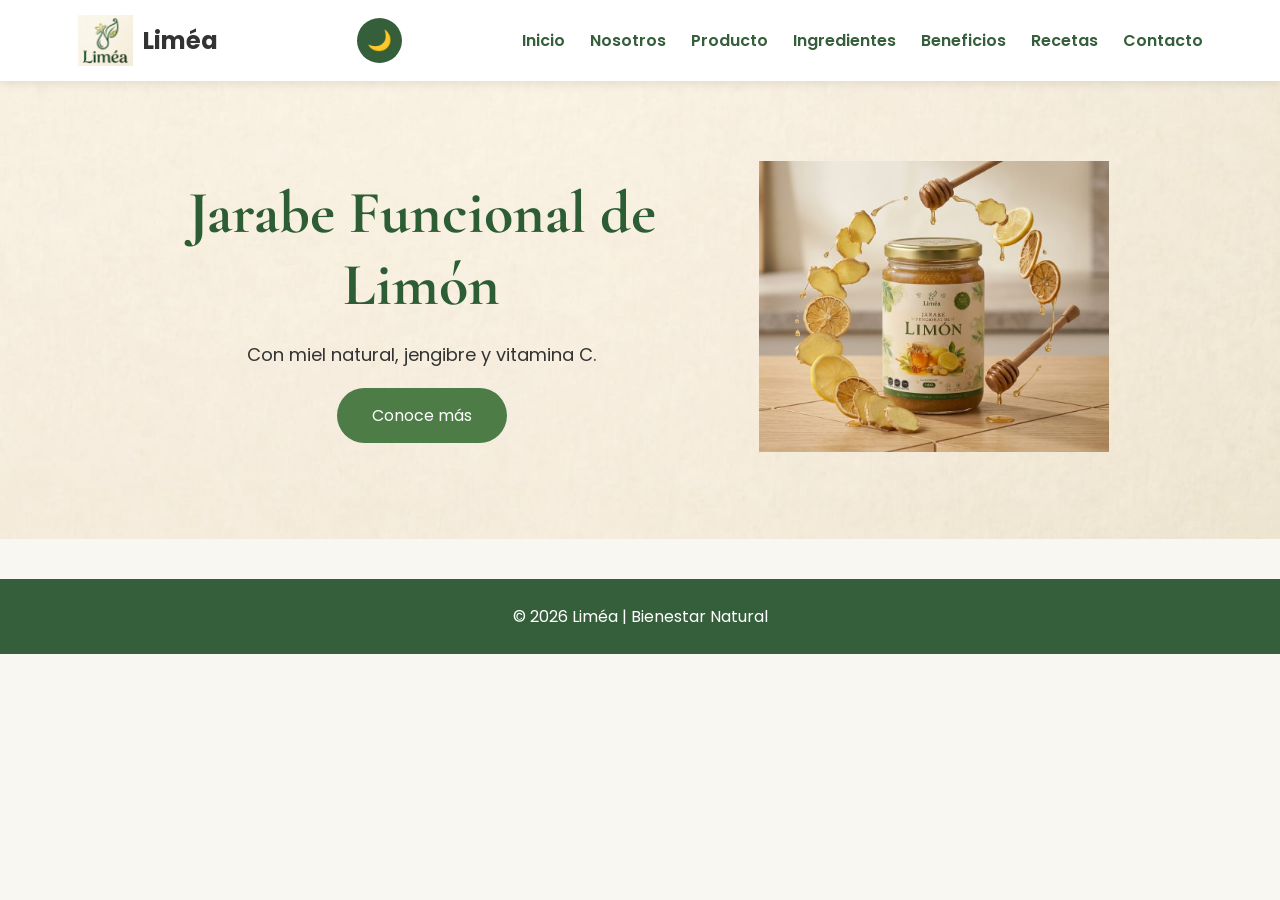
<file: index.html>
<!DOCTYPE html>
<html lang="es">

<head>

<meta charset="UTF-8">
<meta name="viewport" content="width=device-width, initial-scale=1.0">

<title>Liméa | Bienvenido</title>

<link rel="stylesheet" href="style.css">
<link rel="icon" type="image/png" href="img/logo.jpeg">

<link href="https://fonts.googleapis.com/css2?family=Poppins:wght@300;400;600&family=Cormorant+Garamond:wght@700&display=swap" rel="stylesheet">

</head>
<body>

<header>

<nav>

<div class="logo">

<img src="img/logo.jpeg" alt="Logo Liméa">

<h2>Liméa</h2>

</div>
<div class="menu-icon" onclick="toggleMenu()">
&#9776;
</div>
<button id="modoOscuro">🌙</button>
<ul>

<li><a href="index.html">Inicio</a></li>

<li><a href="nosotros.html">Nosotros</a></li>

<li><a href="producto.html">Producto</a></li>

<li><a href="ingredientes.html">Ingredientes</a></li>

<li><a href="beneficio.html">Beneficios</a></li>

<li><a href="recetas.html">Recetas</a></li>

<li><a href="contaco.html">Contacto</a></li>

</ul>

</nav>


</header>

<section class="hero">

<div class="texto">

<h1>Jarabe Funcional de Limón</h1>

<p>

Con miel natural, jengibre y vitamina C.

</p>

<a href="nosotros.html" class="boton">

Conoce más

</a>

</div>

<div>

<img src="img/portada.jpeg" class="botella" alt="Jarabe Liméa">

</div>

</section>

<footer>

<p>

© 2026 Liméa | Bienestar Natural

</p>

</footer>

<script src="script.js"></script>

</body>

</html>
</file>
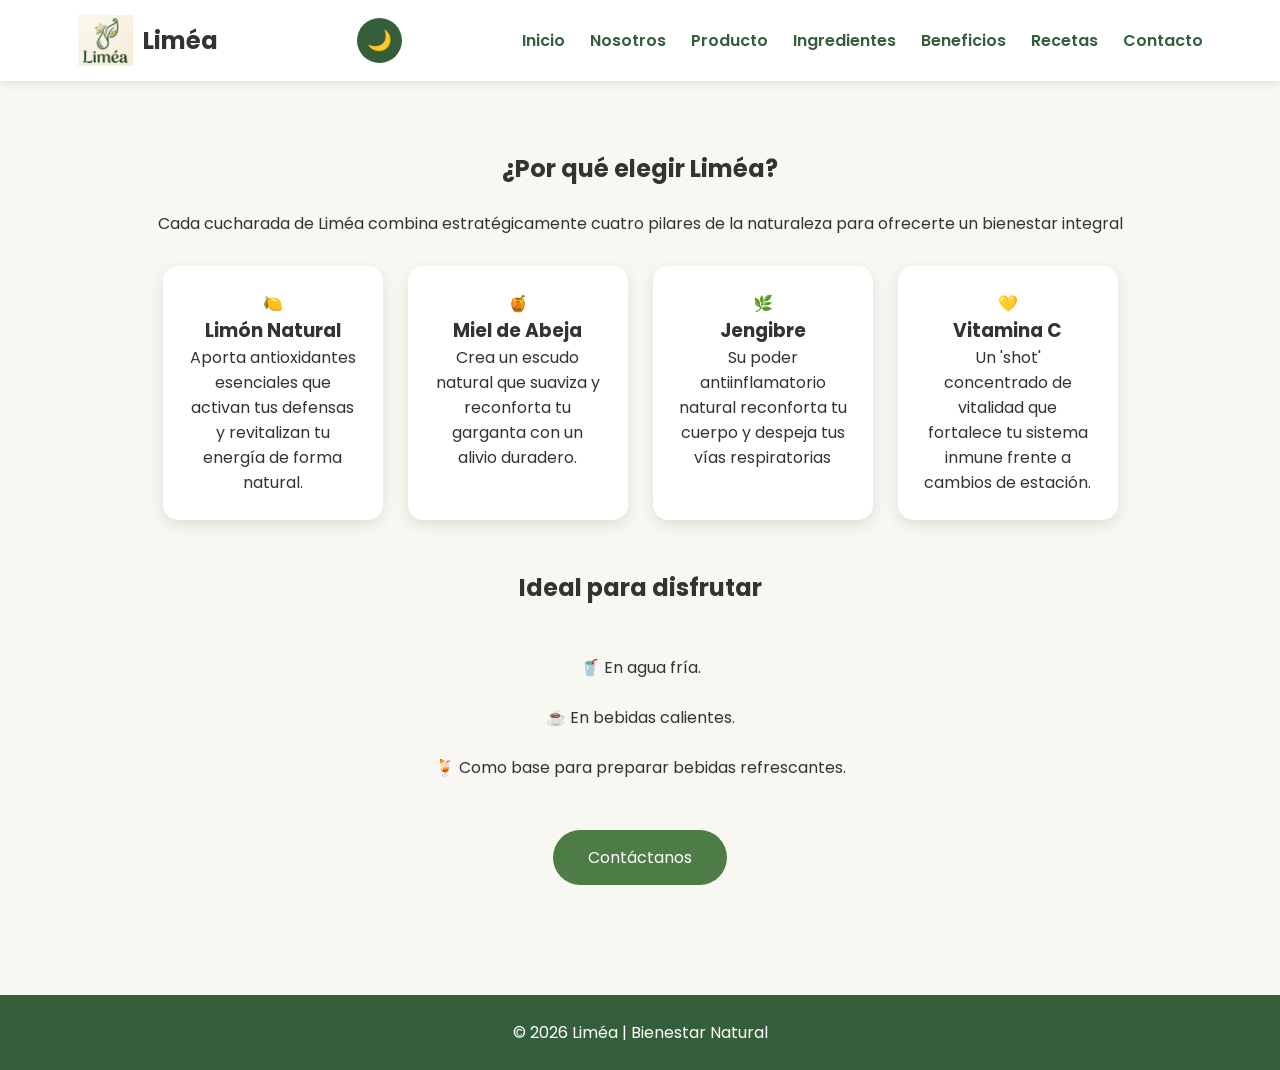
<file: beneficio.html>
<!DOCTYPE html>
<html lang="es">

<head>

<meta charset="UTF-8">
<meta name="viewport" content="width=device-width, initial-scale=1.0">

<title>Beneficios | Liméa</title>

<link rel="stylesheet" href="style.css">
<link rel="icon" type="image/png" href="img/logo.jpeg">

<link href="https://fonts.googleapis.com/css2?family=Poppins:wght@300;400;600&family=Cormorant+Garamond:wght@700&display=swap" rel="stylesheet">

</head>
<body>

<header>

<nav>

<div class="logo">

<img src="img/logo.jpeg" alt="Logo Liméa">
<link rel="icon" type="image/png" href="img/logo.jpeg">

<h2>Liméa</h2>

</div>
<div class="menu-icon" onclick="toggleMenu()">
&#9776;
</div>
<button id="modoOscuro">🌙</button>
<ul>

<li><a href="index.html">Inicio</a></li>

<li><a href="nosotros.html">Nosotros</a></li>

<li><a href="producto.html">Producto</a></li>

<li><a href="ingredientes.html">Ingredientes</a></li>

<li><a href="beneficio.html">Beneficios</a></li>

<li><a href="recetas.html">Recetas</a></li>

<li><a href="contaco.html">Contacto</a></li>

</ul>

</nav>

</header>

<section>

<h1>¿Por qué elegir Liméa?</h1>
<br>

<p>
 Cada cucharada de Liméa combina estratégicamente cuatro pilares de la naturaleza para ofrecerte un bienestar integral
</p>

<div class="cards">

<div class="card">
🍋
<h3>Limón Natural</h3>
<p>Aporta antioxidantes esenciales que activan tus defensas y revitalizan tu energía de forma natural.</p>
</div>

<div class="card">
🍯
<h3>Miel de Abeja</h3>
<p>Crea un escudo natural que suaviza y reconforta tu garganta con un alivio duradero.</p>
</div>

<div class="card">
🌿
<h3>Jengibre</h3>
<p>Su poder antiinflamatorio natural reconforta tu cuerpo y despeja tus vías respiratorias</p>
</div>

<div class="card">
💛
<h3>Vitamina C</h3>
<p>Un 'shot' concentrado de vitalidad que fortalece tu sistema inmune frente a cambios de estación.</p>
</div>

</div>

<br><br>

<h2>Ideal para disfrutar</h2>
<br><br>

<p>

🥤 En agua fría.

<br><br>

☕ En bebidas calientes.

<br><br>

🍹 Como base para preparar bebidas refrescantes.

</p>

<br><br>

<a href="contaco.html" class="boton">

Contáctanos

</a>

</section>

<footer>

<p>

© 2026 Liméa | Bienestar Natural

</p>

</footer>

<script src="script.js"></script>

</body>

</html>
</file>
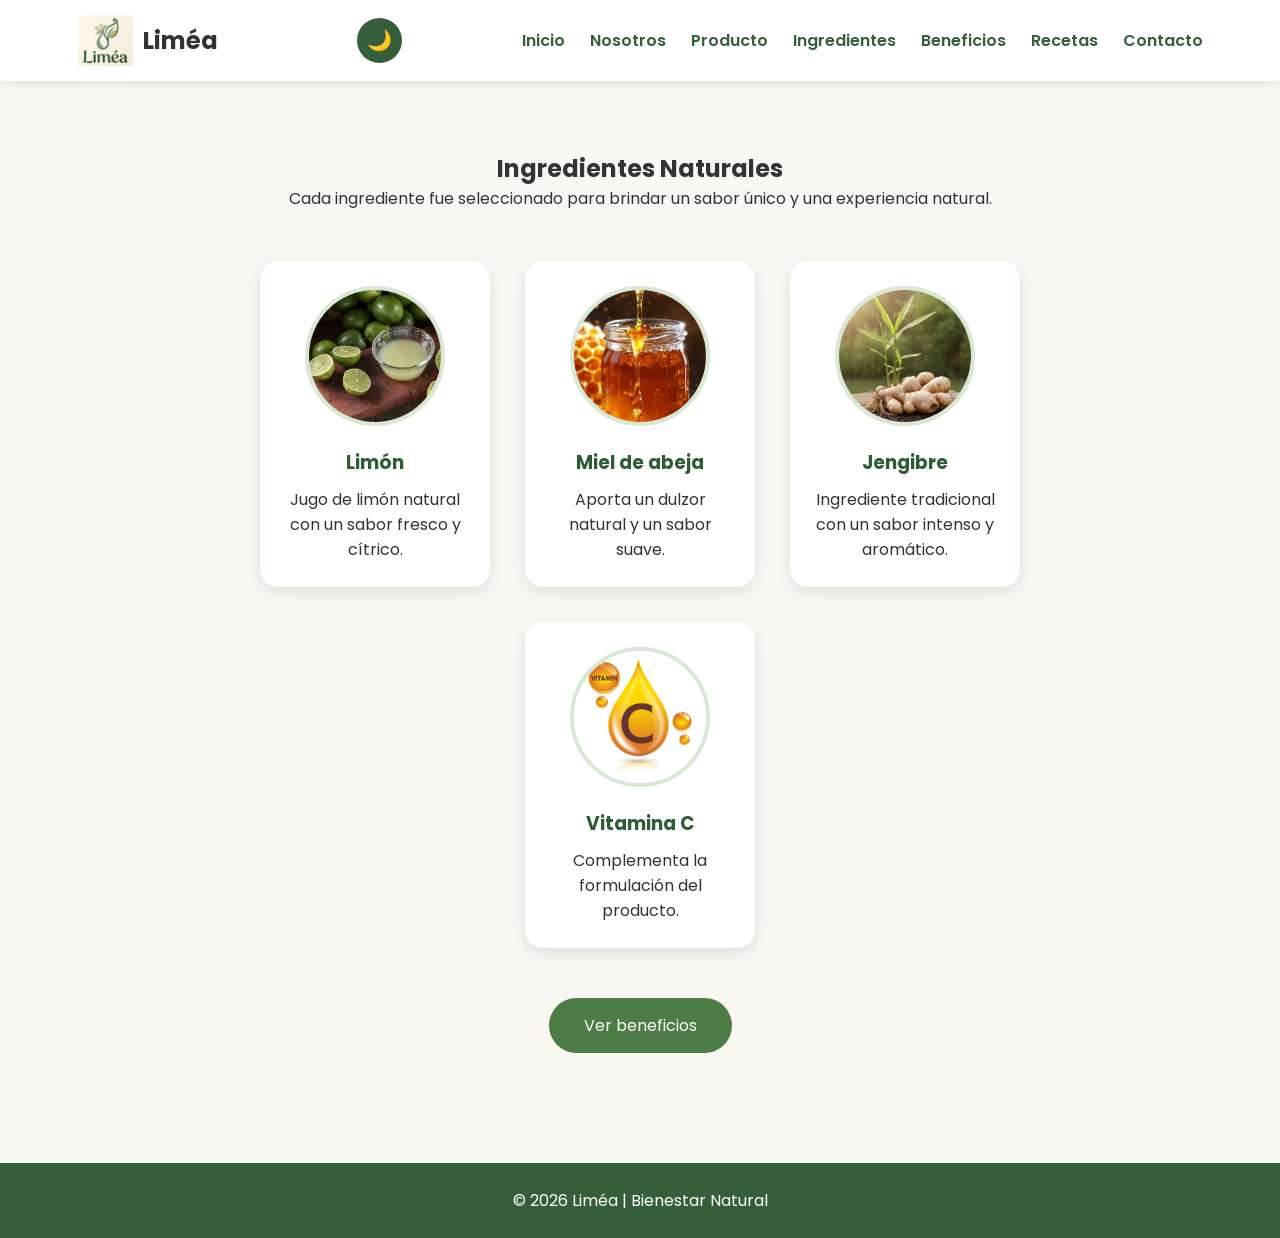
<file: ingredientes.html>
<!DOCTYPE html>
<html lang="es">

<head>
<meta charset="UTF-8">
<meta name="viewport" content="width=device-width, initial-scale=1.0">

<title>Ingredientes | Liméa</title>

<link rel="stylesheet" href="style.css">
<link rel="icon" type="image/png" href="img/logo.jpeg">

<link href="https://fonts.googleapis.com/css2?family=Poppins:wght@300;400;600&family=Cormorant+Garamond:wght@700&display=swap" rel="stylesheet">

</head>

<body>

<header>

<nav>

<div class="logo">

<img src="img/logo.jpeg" alt="Logo Liméa">

<h2>Liméa</h2>

</div>
<div class="menu-icon" onclick="toggleMenu()">
&#9776;
</div>
<button id="modoOscuro">🌙</button>
<ul>

<li><a href="index.html">Inicio</a></li>

<li><a href="nosotros.html">Nosotros</a></li>

<li><a href="producto.html">Producto</a></li>

<li><a href="ingredientes.html">Ingredientes</a></li>

<li><a href="beneficio.html">Beneficios</a></li>

<li><a href="recetas.html">Recetas</a></li>

<li><a href="contaco.html">Contacto</a></li>

</ul>

</nav>

</header>

<section>

<h1>Ingredientes Naturales</h1>

<p>
Cada ingrediente fue seleccionado para brindar un sabor único y una experiencia natural.
</p>

<div class="ingredientes">

<div class="item">
<img src="img/limón.jpg" alt="Limón">
<h3>Limón</h3>
<p>Jugo de limón natural con un sabor fresco y cítrico.</p>
</div>

<div class="item">
<img src="img/miel.jpg" alt="Miel">
<h3>Miel de abeja</h3>
<p>Aporta un dulzor natural y un sabor suave.</p>
</div>

<div class="item">
<img src="img/jengibre.jpg" alt="Jengibre">
<h3>Jengibre</h3>
<p>Ingrediente tradicional con un sabor intenso y aromático.</p>
</div>

<div class="item">
<img src="img/vitamina.jpg" alt="Vitamina C">
<h3>Vitamina C</h3>
<p>Complementa la formulación del producto.</p>
</div>

</div>

<br><br>

<a href="beneficio.html" class="boton">
Ver beneficios
</a>

</section>

<footer>

<p>© 2026 Liméa | Bienestar Natural</p>

</footer>

<script src="script.js"></script>

</body>
</html>
</file>
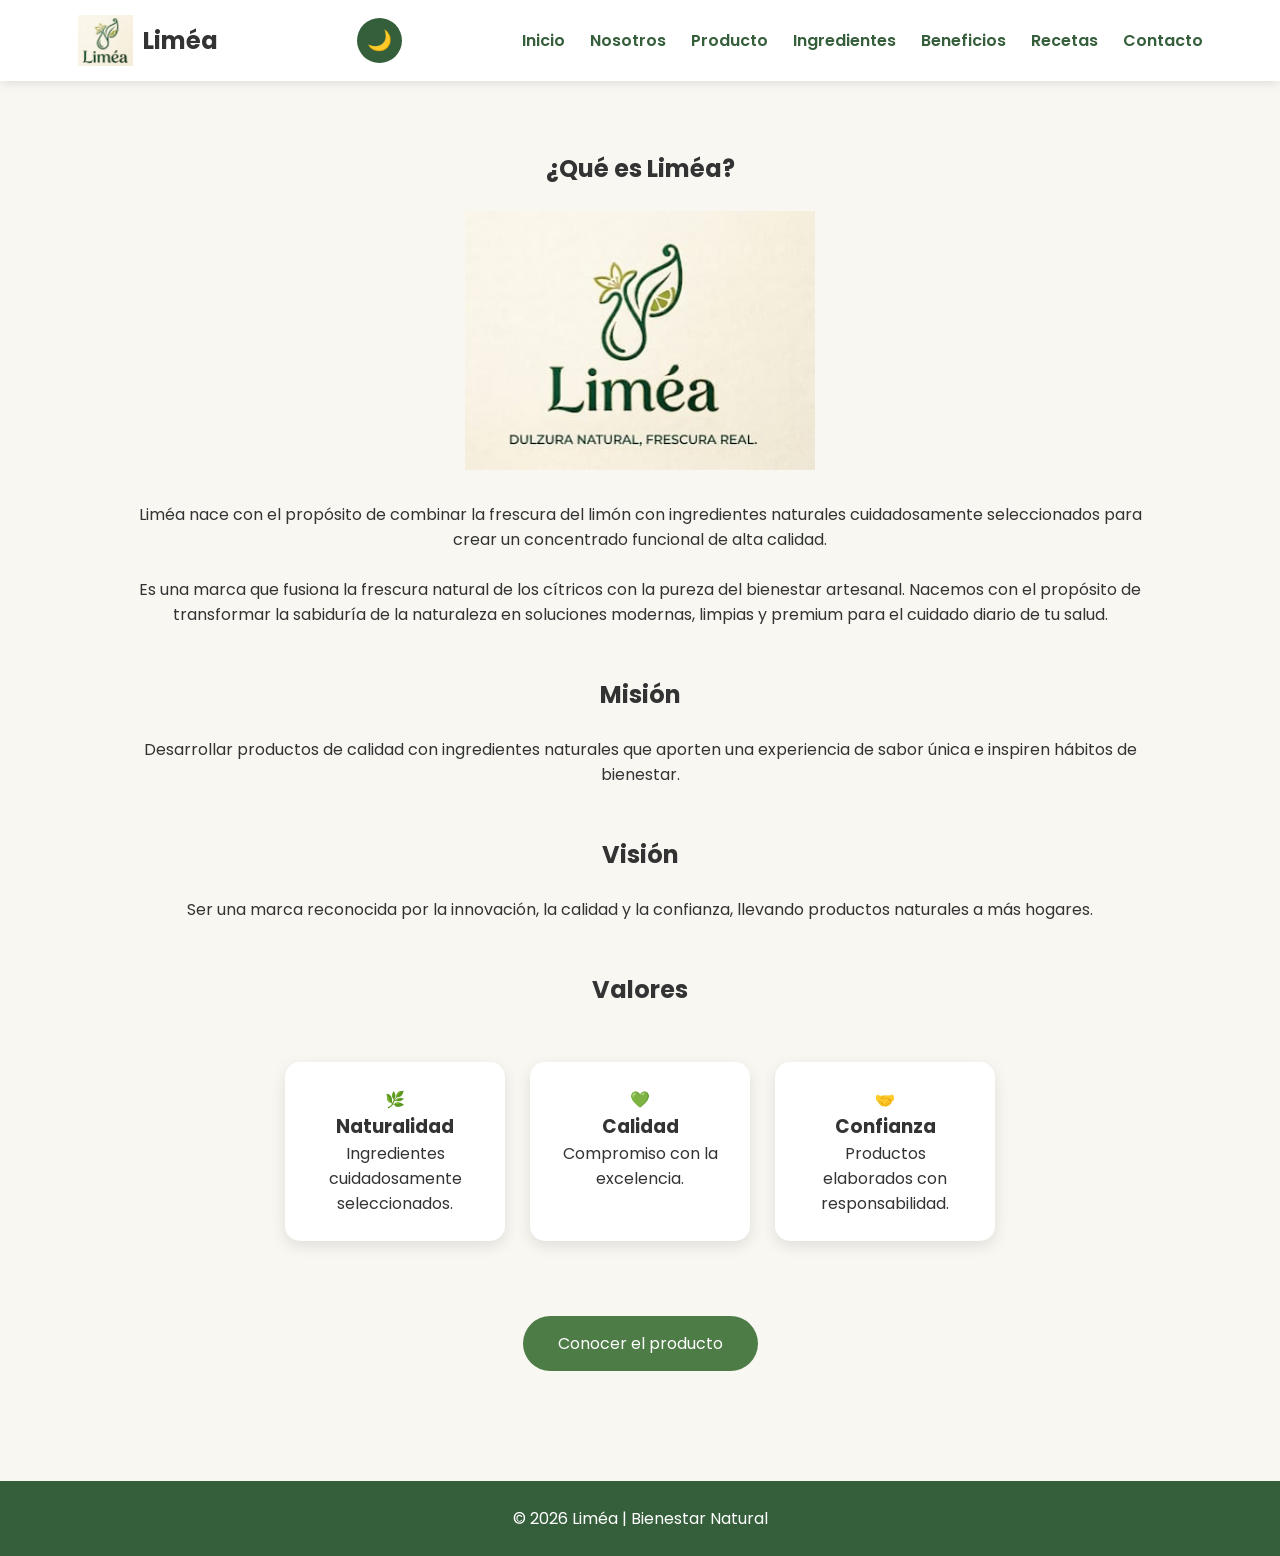
<file: nosotros.html>
<!DOCTYPE html>
<html lang="es">

<head>

<meta charset="UTF-8">
<meta name="viewport" content="width=device-width, initial-scale=1.0">

<title>¿Qué es Liméa?</title>

<link rel="stylesheet" href="style.css">
<link rel="icon" type="image/png" href="img/logo.jpeg">

<link href="https://fonts.googleapis.com/css2?family=Poppins:wght@300;400;600&family=Cormorant+Garamond:wght@700&display=swap" rel="stylesheet">

</head>

<body>

<header>

<nav>

<div class="logo">

<img src="img/logo.jpeg" alt="Logo Liméa">

<h2>Liméa</h2>

</div>
<div class="menu-icon" onclick="toggleMenu()">
&#9776;
</div>
<button id="modoOscuro">🌙</button>
<ul>

<li><a href="index.html">Inicio</a></li>

<li><a href="nosotros.html">Nosotros</a></li>

<li><a href="producto.html">Producto</a></li>

<li><a href="ingredientes.html">Ingredientes</a></li>

<li><a href="beneficio.html">Beneficios</a></li>

<li><a href="recetas.html">Recetas</a></li>

<li><a href="contaco.html">Contacto</a></li>

</ul>

</nav>


</header>

<section>

<h1>¿Qué es Liméa?</h1>

<br>

<img src="img/Slogan.jpeg" class="botella" alt="Botella Liméa">

<br><br>

<p>

Liméa nace con el propósito de combinar la frescura del limón con ingredientes naturales cuidadosamente seleccionados para crear un concentrado funcional de alta calidad.

</p>

<br>

<p>

Es una marca que fusiona la frescura natural de los cítricos con la pureza del bienestar artesanal. Nacemos con el propósito de transformar
la sabiduría de la naturaleza en soluciones modernas, limpias y premium para el cuidado diario de tu salud.

</p>

<br><br>

<h2>Misión</h2>
<br>

<p>

Desarrollar productos de calidad con ingredientes naturales que aporten una experiencia de sabor única e inspiren hábitos de bienestar.

</p>

<br><br>

<h2>Visión</h2>
<br>

<p>

Ser una marca reconocida por la innovación, la calidad y la confianza, llevando productos naturales a más hogares.

</p>

<br> <br>

<h2>Valores</h2>
<br>


<div class="cards">

<div class="card">

🌿

<h3>Naturalidad</h3>

<p>Ingredientes cuidadosamente seleccionados.</p>

</div>

<div class="card">

💚

<h3>Calidad</h3>

<p>Compromiso con la excelencia.</p>

</div>

<div class="card">

🤝

<h3>Confianza</h3>

<p>Productos elaborados con responsabilidad.</p>

</div>

</div>

<br><br><br>


<a href="producto.html" class="boton">

Conocer el producto

</a>

</section>

<footer>

© 2026 Liméa | Bienestar Natural

</footer>

<script src="script.js"></script>

</body>

</html>
</file>
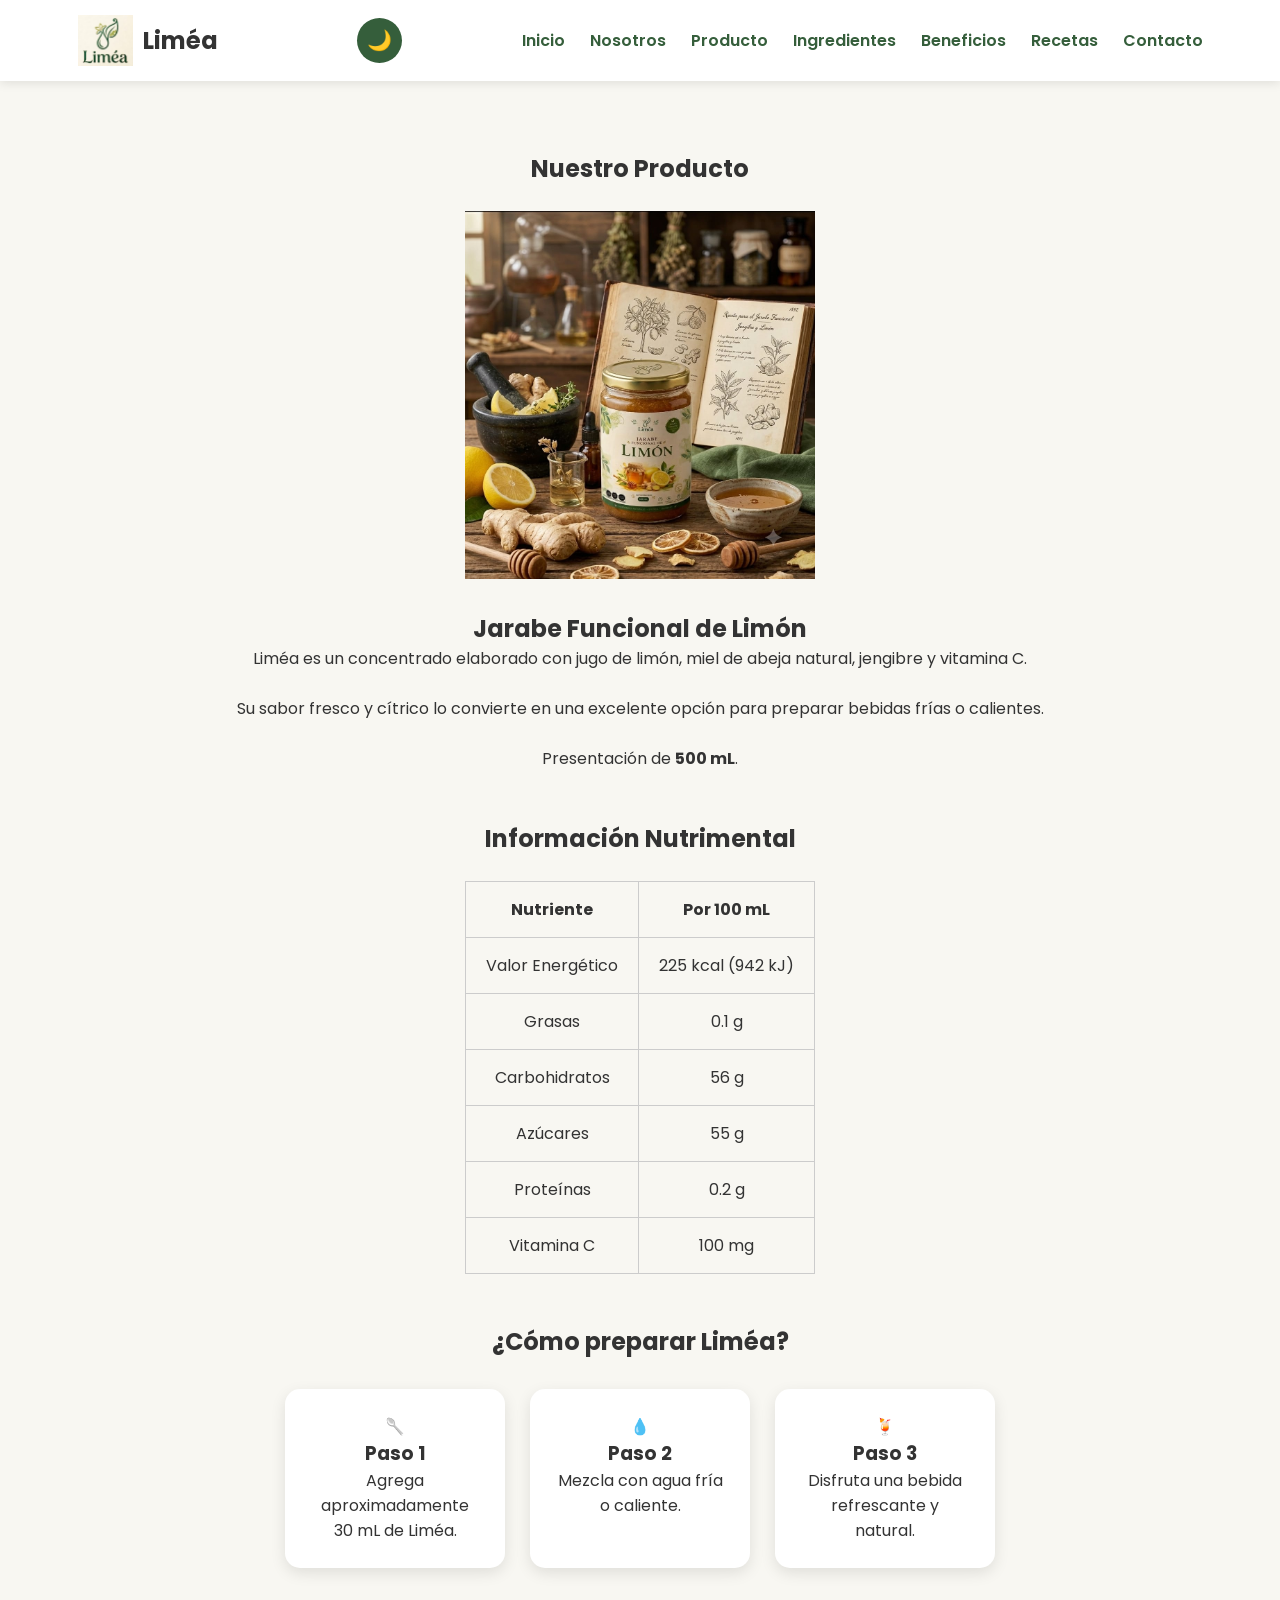
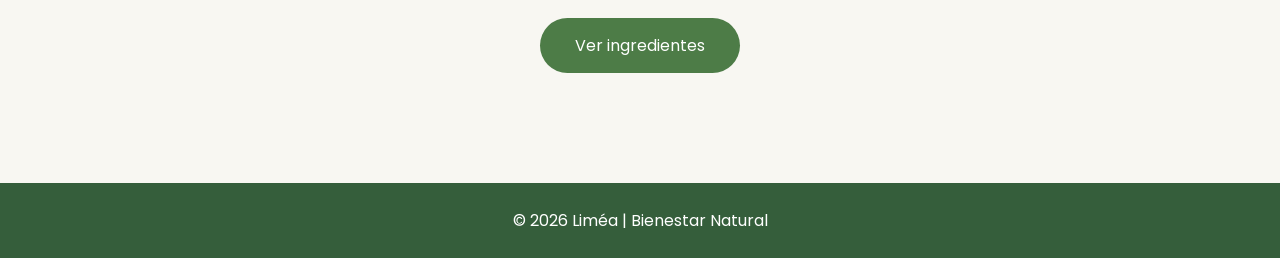
<file: producto.html>
<!DOCTYPE html>
<html lang="es">

<head>
    <meta charset="UTF-8">
    <meta name="viewport" content="width=device-width, initial-scale=1.0">
    <title>Producto | Liméa</title>

    <link rel="stylesheet" href="style.css">
    <link rel="icon" type="image/png" href="img/logo.jpeg">

    <link href="https://fonts.googleapis.com/css2?family=Poppins:wght@300;400;600&family=Cormorant+Garamond:wght@700&display=swap" rel="stylesheet">
</head>

<body>

<header>

<nav>

<div class="logo">
<img src="img/logo.jpeg" alt="Logo Liméa">
<h2>Liméa</h2>
</div>
<div class="menu-icon" onclick="toggleMenu()">
&#9776;
</div>
<button id="modoOscuro">🌙</button>
<ul>
<li><a href="index.html">Inicio</a></li>
<li><a href="nosotros.html">Nosotros</a></li>
<li><a href="producto.html">Producto</a></li>
<li><a href="ingredientes.html">Ingredientes</a></li>
<li><a href="beneficio.html">Beneficios</a></li>
<li><a href="recetas.html">Recetas</a></li>
<li><a href="contaco.html">Contacto</a></li>
</ul>

</nav>


</header>

<section>

<h1>Nuestro Producto</h1>

<br>

<img src="img/Frasco.jpeg" class="botella" alt="Jarabe Liméa">

<br><br>

<h2>Jarabe Funcional de Limón</h2>

<p>
Liméa es un concentrado elaborado con jugo de limón,
miel de abeja natural, jengibre y vitamina C.
</p>

<br>

<p>
Su sabor fresco y cítrico lo convierte en una excelente opción
para preparar bebidas frías o calientes.
</p>

<br>

<p>
Presentación de <strong>500 mL</strong>.
</p>

<br><br>

<h2>Información Nutrimental</h2>

<table>

<tr>
<th>Nutriente</th>
<th>Por 100 mL</th>
</tr>

<tr>
<td>Valor Energético</td>
<td>225 kcal (942 kJ)</td>
</tr>

<tr>
<td>Grasas</td>
<td>0.1 g</td>
</tr>

<tr>
<td>Carbohidratos</td>
<td>56 g</td>
</tr>

<tr>
<td>Azúcares</td>
<td>55 g</td>
</tr>

<tr>
<td>Proteínas</td>
<td>0.2 g</td>
</tr>

<tr>
<td>Vitamina C</td>
<td>100 mg</td>
</tr>

</table>

<br><br>

<h2>¿Cómo preparar Liméa?</h2>

<div class="cards">

<div class="card">

🥄

<h3>Paso 1</h3>

<p>
Agrega aproximadamente 30 mL de Liméa.
</p>

</div>

<div class="card">

💧

<h3>Paso 2</h3>

<p>
Mezcla con agua fría o caliente.
</p>

</div>

<div class="card">

🍹

<h3>Paso 3</h3>

<p>
Disfruta una bebida refrescante y natural.
</p>

</div>

</div>

<br><br>

<a href="ingredientes.html" class="boton">
Ver ingredientes
</a>

</section>

<footer>

<p>© 2026 Liméa | Bienestar Natural</p>

</footer>

<script src="script.js"></script>

</body>

</html>
</file>
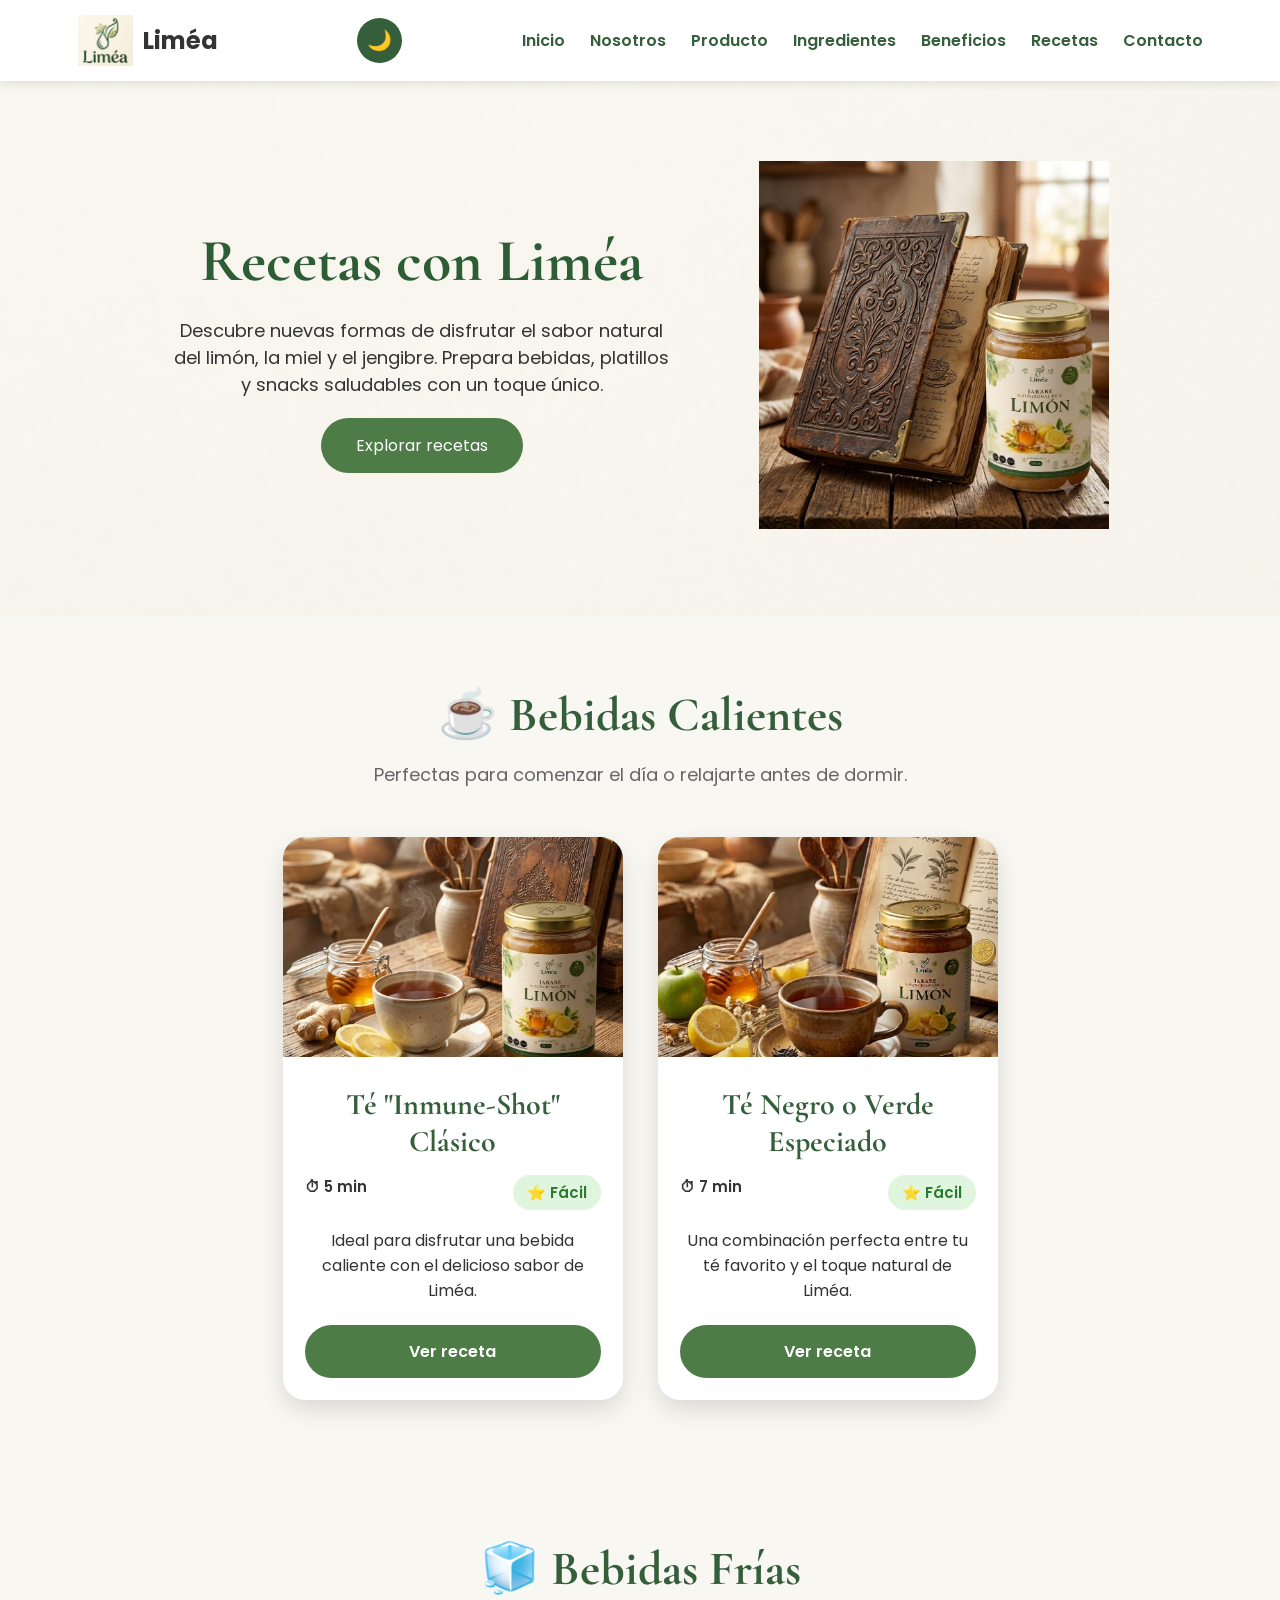
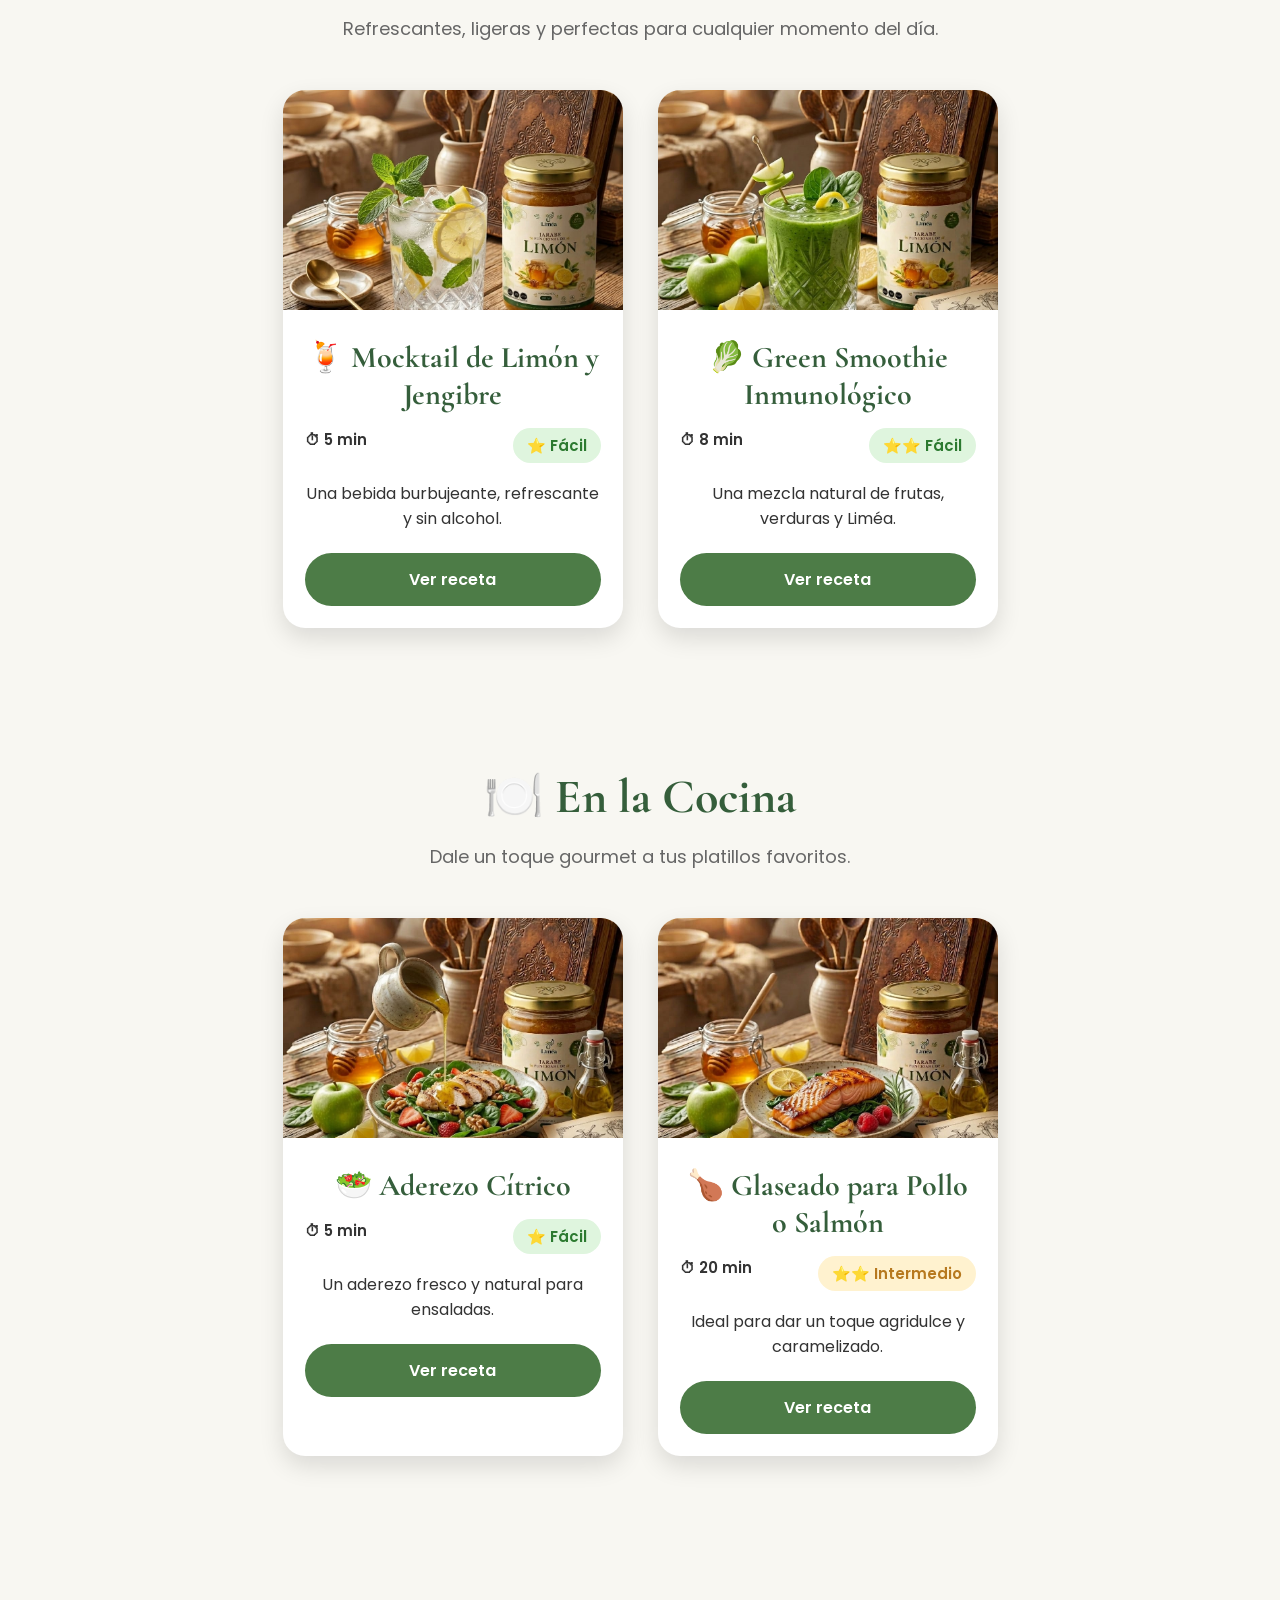
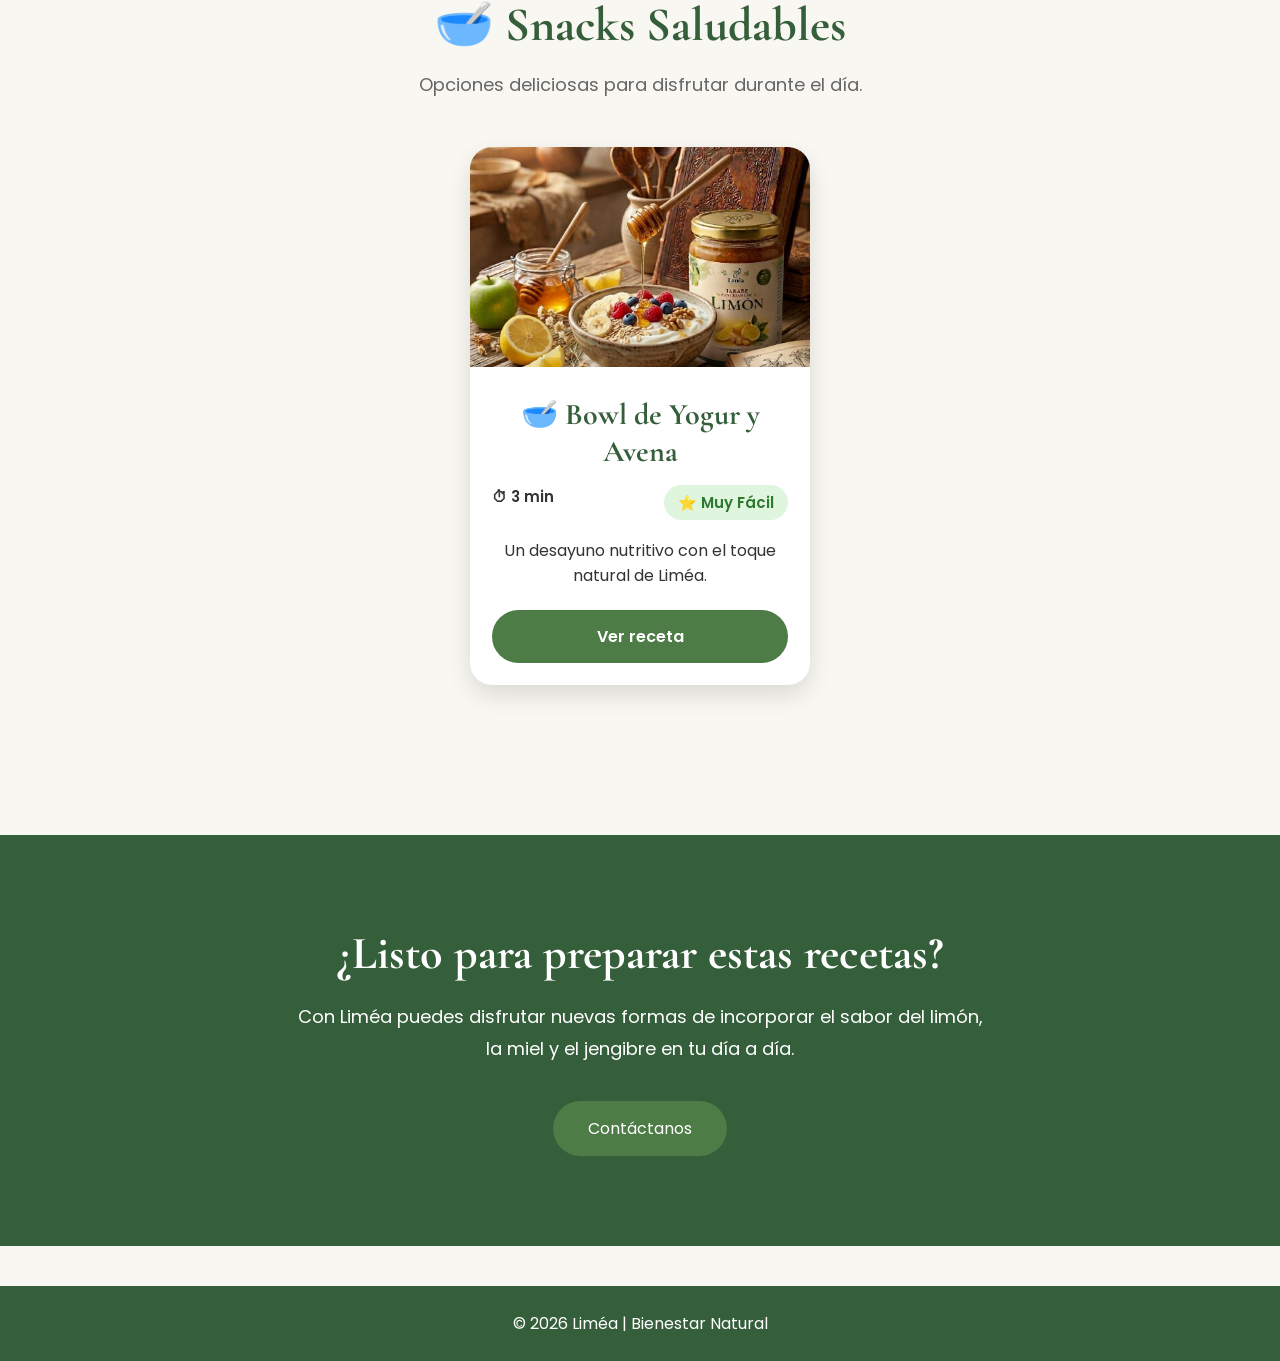
<file: recetas.html>
<!DOCTYPE html>
<html lang="es">

<head>
<meta charset="UTF-8">
<meta name="viewport" content="width=device-width, initial-scale=1.0">

<title>Recetas | Liméa</title>

<link rel="icon" type="image/jpeg" href="img/logo.jpeg">
<link rel="stylesheet" href="style.css">

<link href="https://fonts.googleapis.com/css2?family=Poppins:wght@300;400;600&family=Cormorant+Garamond:wght@700&display=swap" rel="stylesheet">
</head>

<body>

<header>

<nav>

<div class="logo">
<img src="img/logo.jpeg" alt="Logo Liméa">
<h2>Liméa</h2>
</div>

<div class="menu-icon" onclick="toggleMenu()">
&#9776;
</div>
<button id="modoOscuro">🌙</button>
<ul>
<li><a href="index.html">Inicio</a></li>
<li><a href="nosotros.html">Nosotros</a></li>
<li><a href="producto.html">Producto</a></li>
<li><a href="ingredientes.html">Ingredientes</a></li>
<li><a href="beneficio.html">Beneficios</a></li>
<li><a href="recetas.html">Recetas</a></li>
<li><a href="contaco.html">Contacto</a></li>
</ul>

</nav>

</header>

<section class="hero recetas-hero">

<div class="texto">

<h1>Recetas con Liméa</h1>

<p>

Descubre nuevas formas de disfrutar el sabor natural del limón, la miel y el jengibre.
Prepara bebidas, platillos y snacks saludables con un toque único.

</p>

<a href="#calientes" class="boton">

Explorar recetas

</a>

</div>

<div>

<img src="img/Recetario.jpeg" class="botella" alt="Recetas Liméa">

</div>

</section>

<section id="calientes">

<h2 class="recetas-titulo">

☕ Bebidas Calientes

</h2>

<p class="recetas-subtitulo">

Perfectas para comenzar el día o relajarte antes de dormir.

</p>

<div class="recetas">

<div class="receta">

<img src="img/Té clasico.jpeg" alt="Té Inmune">

<div class="contenido-receta">

<h3>Té "Inmune-Shot" Clásico</h3>

<div class="info">
<span>⏱ 5 min</span>
<span class="facil">⭐ Fácil</span>
</div>

<p>

Ideal para disfrutar una bebida caliente con el delicioso sabor de Liméa.

</p>

<a href="#" class="boton-receta" onclick="abrirModal('modal1')">

Ver receta

</a>

</div>

</div>

<div class="receta">

<img src="img/Té negro.jpeg" alt="Té Negro">

<div class="contenido-receta">

<h3>Té Negro o Verde Especiado</h3>

<div class="info">
<span>⏱ 7 min</span>
<span class="facil">⭐ Fácil</span>
</div>

<p>

Una combinación perfecta entre tu té favorito y el toque natural de Liméa.

</p>

<a href="#" class="boton-receta" onclick="abrirModal('modal2')">

Ver receta

</a>

</div>

</div>

</div>

</section>

<!-- MODAL 1 -->

<div id="modal1" class="modal">

<div class="modal-contenido">

<span class="cerrar" onclick="cerrarModal('modal1')">&times;</span>

<h2>☕ Té "Inmune-Shot" Clásico</h2>

<h3>Ingredientes</h3>

<ul>

<li>1 o 2 cucharadas de jarabe Liméa.</li>

<li>1 taza de agua caliente (sin hervir).</li>

<li>Rodaja de limón (opcional).</li>

</ul>

<h3>Preparación</h3>

<p>

Disuelve el jarabe Liméa en el agua caliente.
Mezcla hasta integrar completamente y disfruta.

</p>

<h3>💚 Consejo Liméa</h3>

<p>

Añade una pizca de canela para un sabor aún más reconfortante.

</p>

</div>

</div>

<!-- MODAL 2 -->

<div id="modal2" class="modal">

<div class="modal-contenido">

<span class="cerrar" onclick="cerrarModal('modal2')">&times;</span>

<h2>🍃 Té Negro o Verde Especiado</h2>

<h3>Ingredientes</h3>

<ul>

<li>1 taza de té negro o verde.</li>

<li>1 cucharada de Liméa.</li>

</ul>

<h3>Preparación</h3>

<p>

Prepara tu té favorito y endúlzalo con Liméa en lugar de azúcar.

</p>

<h3>💚 Consejo Liméa</h3>

<p>

Agrega una hoja de menta para un aroma más fresco.

</p>

</div>

</div>
<!-- ================= BEBIDAS FRÍAS ================= -->

<section id="frias">

<h2 class="recetas-titulo">

🧊 Bebidas Frías

</h2>

<p class="recetas-subtitulo">

Refrescantes, ligeras y perfectas para cualquier momento del día.

</p>

<div class="recetas">

<div class="receta">

<img src="img/Mocktail.jpeg" alt="Mocktail">

<div class="contenido-receta">

<h3>🍹 Mocktail de Limón y Jengibre</h3>

<div class="info">
<span>⏱ 5 min</span>
<span class="facil">⭐ Fácil</span>
</div>

<p>

Una bebida burbujeante, refrescante y sin alcohol.

</p>

<a href="#" class="boton-receta" onclick="abrirModal('modal3')">

Ver receta

</a>

</div>

</div>

<div class="receta">

<img src="img/Smoothie.jpeg" alt="Smoothie">

<div class="contenido-receta">

<h3>🥬 Green Smoothie Inmunológico</h3>

<div class="info">
<span>⏱ 8 min</span>
<span class="facil">⭐⭐ Fácil</span>
</div>

<p>

Una mezcla natural de frutas, verduras y Liméa.

</p>

<a href="#" class="boton-receta" onclick="abrirModal('modal4')">

Ver receta

</a>

</div>

</div>

</div>

</section>

<!-- ================= MODAL 3 ================= -->

<div id="modal3" class="modal">

<div class="modal-contenido">

<span class="cerrar" onclick="cerrarModal('modal3')">&times;</span>

<h2>🍹 Mocktail de Limón y Jengibre</h2>

<h3>Ingredientes</h3>

<ul>

<li>2 cucharadas de Liméa.</li>

<li>Agua mineral.</li>

<li>Mucho hielo.</li>

<li>Rodaja de limón.</li>

<li>Hojas de menta.</li>

</ul>

<h3>Preparación</h3>

<p>

Llena un vaso con hielo.

Agrega Liméa.

Vierte agua mineral.

Decora con limón y menta.

</p>

<h3>💚 Consejo Liméa</h3>

<p>

Sirve en una copa alta para una presentación elegante.

</p>

</div>

</div>

<!-- ================= MODAL 4 ================= -->

<div id="modal4" class="modal">

<div class="modal-contenido">

<span class="cerrar" onclick="cerrarModal('modal4')">&times;</span>

<h2>🥬 Green Smoothie Inmunológico</h2>

<h3>Ingredientes</h3>

<ul>

<li>1 taza de espinacas.</li>

<li>Media manzana verde.</li>

<li>Agua o agua de coco.</li>

<li>Hielo.</li>

<li>1 cucharada generosa de Liméa.</li>

</ul>

<h3>Preparación</h3>

<p>

Licúa todos los ingredientes durante un minuto hasta obtener una mezcla homogénea.

</p>

<h3>💚 Consejo Liméa</h3>

<p>

Añade semillas de chía para aumentar el aporte de fibra.

</p>

</div>

</div>
<!-- ================= EN LA COCINA ================= -->

<section id="cocina">

<h2 class="recetas-titulo">

🍽️ En la Cocina

</h2>

<p class="recetas-subtitulo">

Dale un toque gourmet a tus platillos favoritos.

</p>

<div class="recetas">

<div class="receta">

<img src="img/Aderezo.jpeg" alt="Aderezo">

<div class="contenido-receta">

<h3>🥗 Aderezo Cítrico</h3>

<div class="info">
<span>⏱ 5 min</span>
<span class="facil">⭐ Fácil</span>
</div>

<p>

Un aderezo fresco y natural para ensaladas.

</p>

<a href="#" class="boton-receta" onclick="abrirModal('modal5')">

Ver receta

</a>

</div>

</div>

<div class="receta">

<img src="img/Salmón.jpeg" alt="Pollo">

<div class="contenido-receta">

<h3>🍗 Glaseado para Pollo o Salmón</h3>

<div class="info">
<span>⏱ 20 min</span>
<span class="intermedio">⭐⭐ Intermedio</span>
</div>

<p>

Ideal para dar un toque agridulce y caramelizado.

</p>

<a href="#" class="boton-receta" onclick="abrirModal('modal6')">

Ver receta

</a>

</div>

</div>

</div>

</section>

<!-- ================= SNACKS ================= -->

<section id="snacks">

<h2 class="recetas-titulo">

🥣 Snacks Saludables

</h2>

<p class="recetas-subtitulo">

Opciones deliciosas para disfrutar durante el día.

</p>

<div class="recetas">

<div class="receta">

<img src="img/yogurth.jpeg" alt="Yogur">

<div class="contenido-receta">

<h3>🥣 Bowl de Yogur y Avena</h3>

<div class="info">
<span>⏱ 3 min</span>
<span class="facil">⭐ Muy Fácil</span>
</div>

<p>

Un desayuno nutritivo con el toque natural de Liméa.

</p>

<a href="#" class="boton-receta" onclick="abrirModal('modal7')">

Ver receta

</a>

</div>

</div>

</div>

</section>

<!-- ================= MODAL 5 ================= -->

<div id="modal5" class="modal">

<div class="modal-contenido">

<span class="cerrar" onclick="cerrarModal('modal5')">&times;</span>

<h2>🥗 Aderezo Cítrico</h2>

<h3>Ingredientes</h3>

<ul>

<li>2 cucharadas de Liméa.</li>
<li>3 cucharadas de aceite de oliva.</li>
<li>Pizca de sal.</li>
<li>Vinagre de manzana.</li>

</ul>

<h3>Preparación</h3>

<p>

Mezcla todos los ingredientes hasta integrar completamente.

Sirve sobre ensaladas de espinaca, pollo, nueces o fresas.

</p>

<h3>💚 Consejo Liméa</h3>

<p>

También funciona como marinado para verduras.

</p>

</div>

</div>

<!-- ================= MODAL 6 ================= -->

<div id="modal6" class="modal">

<div class="modal-contenido">

<span class="cerrar" onclick="cerrarModal('modal6')">&times;</span>

<h2>🍗 Glaseado para Pollo o Salmón</h2>

<h3>Ingredientes</h3>

<ul>

<li>2 cucharadas de Liméa.</li>
<li>Pechuga de pollo o salmón.</li>

</ul>

<h3>Preparación</h3>

<p>

Barniza la carne con Liméa antes de cocinarla.

La miel se caramelizará mientras el limón y el jengibre aportarán un delicioso sabor.

</p>

<h3>💚 Consejo Liméa</h3>

<p>

Ideal para preparar al horno o a la plancha.

</p>

</div>

</div>

<!-- ================= MODAL 7 ================= -->

<div id="modal7" class="modal">

<div class="modal-contenido">

<span class="cerrar" onclick="cerrarModal('modal7')">&times;</span>

<h2>🥣 Bowl de Yogur y Avena</h2>

<h3>Ingredientes</h3>

<ul>

<li>Yogur griego natural.</li>
<li>Avena.</li>
<li>Frutos rojos o plátano.</li>
<li>Jarabe Liméa.</li>

</ul>

<h3>Preparación</h3>

<p>

Sirve el yogur, añade la avena y las frutas.

Finaliza con un hilo de Liméa para endulzar naturalmente.

</p>

<h3>💚 Consejo Liméa</h3>

<p>

Agrega almendras o nueces para un desayuno más completo.

</p>

</div>

</div>

<section class="cta-recetas">

<h2>

¿Listo para preparar estas recetas?

</h2>

<p>

Con Liméa puedes disfrutar nuevas formas de incorporar el sabor del limón, la miel y el jengibre en tu día a día.

</p>

<a href="contacto.html" class="boton">

Contáctanos

</a>

</section>

<footer>

<p>

© 2026 Liméa | Bienestar Natural

</p>

</footer>

<script src="script.js"></script>

</body>
</html>
</file>
<file: style.css>
*{
margin:0;
padding:0;
box-sizing:border-box;
}

body{
font-family:'Poppins',sans-serif;
background:#f8f7f2;
color:#333;
}

header{
background:white;
position:sticky;
top:0;
box-shadow:0 2px 10px rgba(0,0,0,.1);
padding:15px;
}

nav{
display:flex;
justify-content:space-between;
align-items:center;
width:90%;
margin:auto;
}

.logo{
display:flex;
align-items:center;
gap:10px;
}

.logo img{
width:55px;
}

nav ul{
display:flex;
list-style:none;
gap:25px;
}

nav a{
text-decoration:none;
color:#355e3b;
font-weight:600;
}

.hero{
display:flex;
justify-content:space-around;
align-items:center;
padding:80px 10%;
background-image:url("img/fondo.jpeg");
background-size:cover;
background-position:center;
}

.texto{
max-width:500px;
}

.texto h1{
font-family:'Cormorant Garamond',serif;
font-size:60px;
color:#2d5d34;
}

.texto p{
margin:20px 0;
font-size:18px;
}

.boton{
display:inline-block;
background:#4d7c47;
color:white;
padding:15px 35px;
border-radius:40px;
text-decoration:none;
transition:.3s;
}

.boton:hover{
background:#2d5d34;
transform:scale(1.05);
}

.botella{
width:350px;
}

section{
padding:70px 10%;
text-align:center;
animation:aparecer 1s;
}

.cards{
display:flex;
justify-content:center;
gap:25px;
flex-wrap:wrap;
margin-top:30px;
}

.card{
background:white;
padding:25px;
width:220px;
border-radius:15px;
box-shadow:0 5px 15px rgba(0,0,0,.1);
transition:.3s;
}

.card:hover{
transform:translateY(-8px);
}

table{
margin:auto;
border-collapse:collapse;
margin-top:25px;
}

th,td{
border:1px solid #ccc;
padding:15px 20px;
}

footer{
background:#355e3b;
color:white;
text-align:center;
padding:25px;
margin-top:40px;
}

@keyframes aparecer{
from{
opacity:0;
transform:translateY(40px);
}
to{
opacity:1;
transform:translateY(0);
}
}
.ingredientes{
display:flex;
justify-content:center;
gap:35px;
flex-wrap:wrap;
margin-top:50px;
}

.item{
background:white;
width:230px;
padding:25px;
border-radius:18px;
box-shadow:0 5px 15px rgba(0,0,0,.1);
transition:.3s;
text-align:center;
}

.item:hover{
transform:translateY(-10px);
}

.item img{
width:140px;
height:140px;
object-fit:cover;
border-radius:50%;
margin-bottom:15px;
border:4px solid #d9e8d4;
}

.item h3{
color:#2d5d34;
margin-bottom:10px;
}
.formulario{

max-width:600px;

margin:auto;

display:flex;

flex-direction:column;

gap:20px;

margin-top:40px;

}

.formulario input,
.formulario textarea{

padding:15px;

border-radius:10px;

border:1px solid #ccc;

font-size:16px;

font-family:Poppins,sans-serif;

}

.formulario button{

border:none;

cursor:pointer;

}

.qr{

width:220px;

margin-top:20px;

border-radius:15px;

box-shadow:0 5px 15px rgba(0,0,0,.15);

}
/* ===== MENÚ RESPONSIVO ===== */

.menu-icon{

display:none;

font-size:32px;

cursor:pointer;

color:#355e3b;

font-weight:bold;

}

@media(max-width:768px){

nav{

flex-wrap:wrap;

}

.menu-icon{

display:block;

}

nav ul{

display:none;

width:100%;

flex-direction:column;

text-align:center;

margin-top:20px;

gap:18px;

}

nav ul.activo{

display:flex;

}

.hero{

flex-direction:column;

text-align:center;

}

.texto h1{

font-size:42px;

}

.botella{

width:260px;

margin-top:40px;

}

.cards{

flex-direction:column;

align-items:center;

}

.ingredientes{

flex-direction:column;

align-items:center;

}

}
/* ===== MENÚ PARA CELULAR ===== */

.menu-icon{
    display:none;
    font-size:32px;
    cursor:pointer;
    color:#355e3b;
    font-weight:bold;
}

@media (max-width:768px){

    nav{
        display:flex;
        justify-content:space-between;
        align-items:center;
        flex-wrap:wrap;
    }

    .menu-icon{
        display:block;
    }

    nav ul{
        display:none;
        flex-direction:column;
        width:100%;
        background:white;
        margin-top:15px;
        padding:15px 0;
        text-align:center;
    }

    nav ul.activo{
        display:flex;
    }

    nav ul li{
        margin:12px 0;
    }
}
/*=========================
      RECETAS LIMÉA
=========================*/

.recetas-hero{
background:linear-gradient(rgba(248,247,242,.80),rgba(248,247,242,.80)),
url("img/fondo.jpeg");
background-size:cover;
background-position:center;
}

.recetas-titulo{

font-family:'Cormorant Garamond',serif;

font-size:48px;

color:#355e3b;

text-align:center;

margin-bottom:15px;

}

.recetas-subtitulo{

text-align:center;

max-width:700px;

margin:auto;

margin-bottom:45px;

font-size:18px;

color:#666;

line-height:1.8;

}

.recetas{

display:flex;

justify-content:center;

flex-wrap:wrap;

gap:35px;

margin-top:40px;

}

.receta{

width:340px;

background:white;

border-radius:22px;

overflow:hidden;

box-shadow:0 10px 25px rgba(0,0,0,.12);

transition:.4s;

}

.receta:hover{

transform:translateY(-12px);

box-shadow:0 18px 35px rgba(0,0,0,.18);

}

.receta img{

width:100%;

height:220px;

object-fit:cover;

transition:.4s;

}

.receta:hover img{

transform:scale(1.08);

}

.contenido-receta{

padding:22px;

}

.contenido-receta h3{

font-family:'Cormorant Garamond',serif;

font-size:30px;

color:#355e3b;

margin-bottom:15px;

}

.info{

display:flex;

justify-content:space-between;

margin-bottom:18px;

font-size:15px;

font-weight:600;

}

.facil{

background:#dff5de;

padding:6px 14px;

border-radius:25px;

color:#2c7a30;

}

.intermedio{

background:#fff2cf;

padding:6px 14px;

border-radius:25px;

color:#b7791f;

}

.tip{

margin-top:20px;

padding:15px;

background:#eef6ea;

border-left:5px solid #4d7c47;

border-radius:12px;

line-height:1.7;

color:#355e3b;

}

.boton-receta{

display:block;

margin-top:22px;

background:#4d7c47;

color:white;

text-decoration:none;

text-align:center;

padding:14px;

border-radius:40px;

transition:.3s;

font-weight:600;

}

.boton-receta:hover{

background:#355e3b;

transform:scale(1.05);

}

.modal{

display:none;

position:fixed;

left:0;

top:0;

width:100%;

height:100%;

background:rgba(0,0,0,.65);

z-index:999;

overflow:auto;

}

.modal-contenido{

background:white;

width:90%;

max-width:700px;

margin:60px auto;

padding:35px;

border-radius:22px;

position:relative;

animation:aparecer .4s;

}

.cerrar{

position:absolute;

right:25px;

top:15px;

font-size:35px;

cursor:pointer;

color:#355e3b;

}

.cerrar:hover{

color:#d62828;

}

.modal h2{

font-family:'Cormorant Garamond',serif;

color:#355e3b;

font-size:40px;

margin-bottom:20px;

}

.modal h3{

margin-top:20px;

color:#355e3b;

}

.modal ul{

margin-left:25px;

line-height:2;

}

.modal p{

line-height:1.8;

}

.cta-recetas{

background:#355e3b;

color:white;

padding:90px 10%;

text-align:center;

margin-top:80px;

}

.cta-recetas h2{

font-family:'Cormorant Garamond',serif;

font-size:46px;

color:white;

margin-bottom:20px;

}

.cta-recetas p{

max-width:700px;

margin:auto;

margin-bottom:35px;

font-size:18px;

line-height:1.8;

}

@media(max-width:768px){

.recetas{

flex-direction:column;

align-items:center;

}

.receta{

width:95%;

}

.recetas-titulo{

font-size:36px;

}

.recetas-subtitulo{

font-size:16px;

}

.contenido-receta h3{

font-size:24px;

}

.info{

flex-direction:column;

gap:8px;

}

.modal-contenido{

width:95%;

padding:25px;

}

.modal h2{

font-size:30px;

}

.cta-recetas h2{

font-size:34px;

}

}
/* ===== BOTÓN MODO OSCURO ===== */

#modoOscuro{
    background:#355e3b;
    color:white;
    border:none;
    width:45px;
    height:45px;
    border-radius:50%;
    cursor:pointer;
    font-size:20px;
    margin-left:20px;
    transition:0.3s;
}

#modoOscuro:hover{
    background:#2d4d2e;
    transform:scale(1.1);
}

/* ===== MODO OSCURO ===== */

.dark-mode{
    background:#1f1f1f;
    color:white;
}

.dark-mode header{
    background:#2b2b2b;
}

.dark-mode nav{
    background:#2b2b2b;
}

.dark-mode section{
    background:#1f1f1f;
}

.dark-mode footer{
    background:#111;
}

.dark-mode h1,
.dark-mode h2,
.dark-mode h3,
.dark-mode p,
.dark-mode a{
    color:white;
}

.dark-mode .card,
.dark-mode .item,
.dark-mode .receta{
    background:#333;
    color:white;
}
</file>
